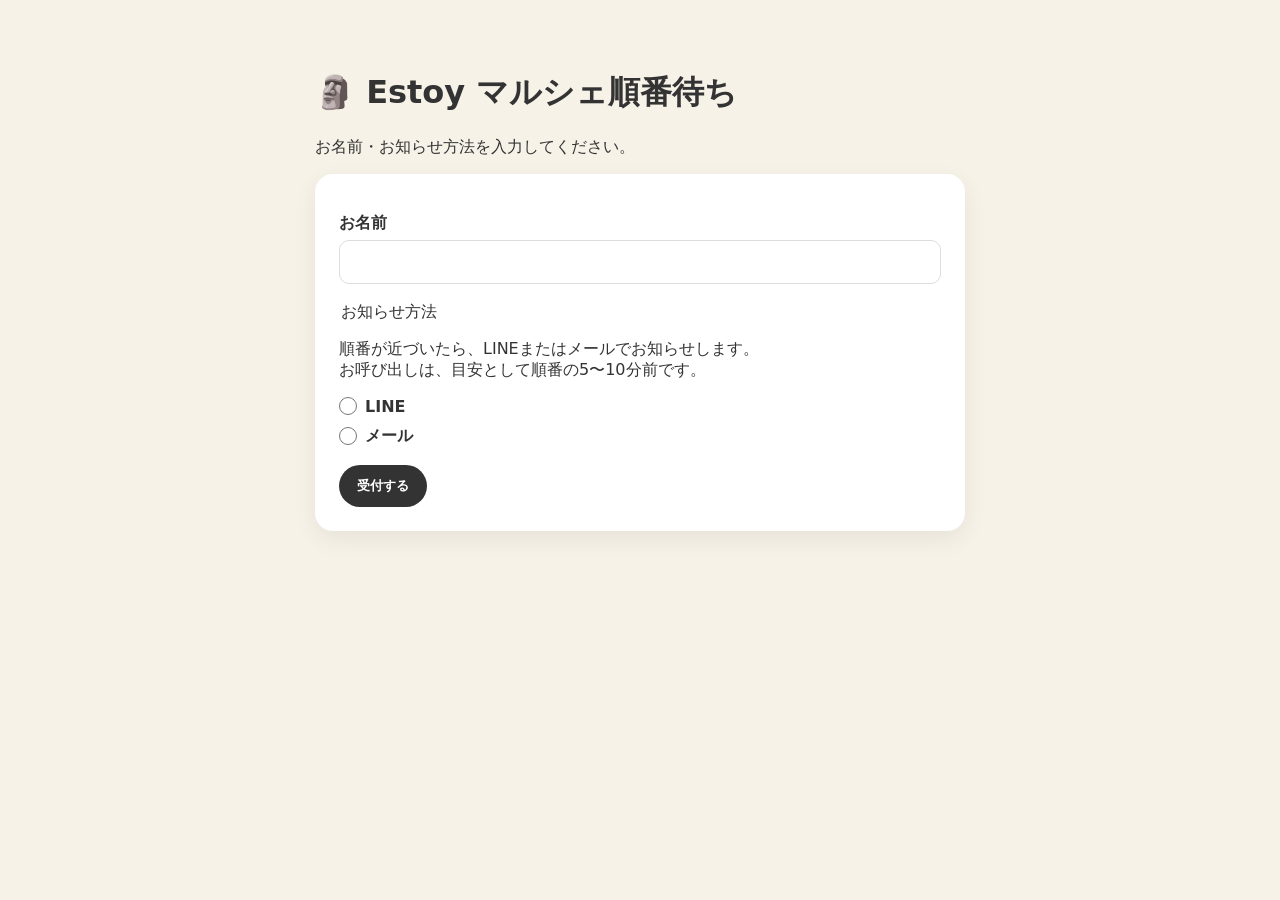
<file: templates/index.html>
<!doctype html><meta charset=utf-8><meta name=viewport content="width=device-width,initial-scale=1"><link rel=stylesheet href=/static/style.css><title>Estoy マルシェ順番待ち</title><main><h1>🗿 Estoy マルシェ順番待ち</h1><p>お名前・お知らせ方法を入力してください。</p><form method=post action=/register><label>お名前<input name=name required></label><fieldset><legend>お知らせ方法</legend><p class=notice-text>順番が近づいたら、LINEまたはメールでお知らせします。<br>お呼び出しは、目安として順番の5〜10分前です。</p><div class=contact-options><label><input type=radio name=contact_method value=line required> <span>LINE</span></label><label><input type=radio name=contact_method value=email> <span>メール</span></label></div></fieldset><div id=e style="display:none"><label>メールアドレス<input type=email name=email></label></div><button>受付する</button></form></main><script>document.querySelectorAll('[name=contact_method]').forEach(x=>x.onchange=()=>e.style.display=document.querySelector('[name=contact_method]:checked').value==='email'?'block':'none')</script>
</file>
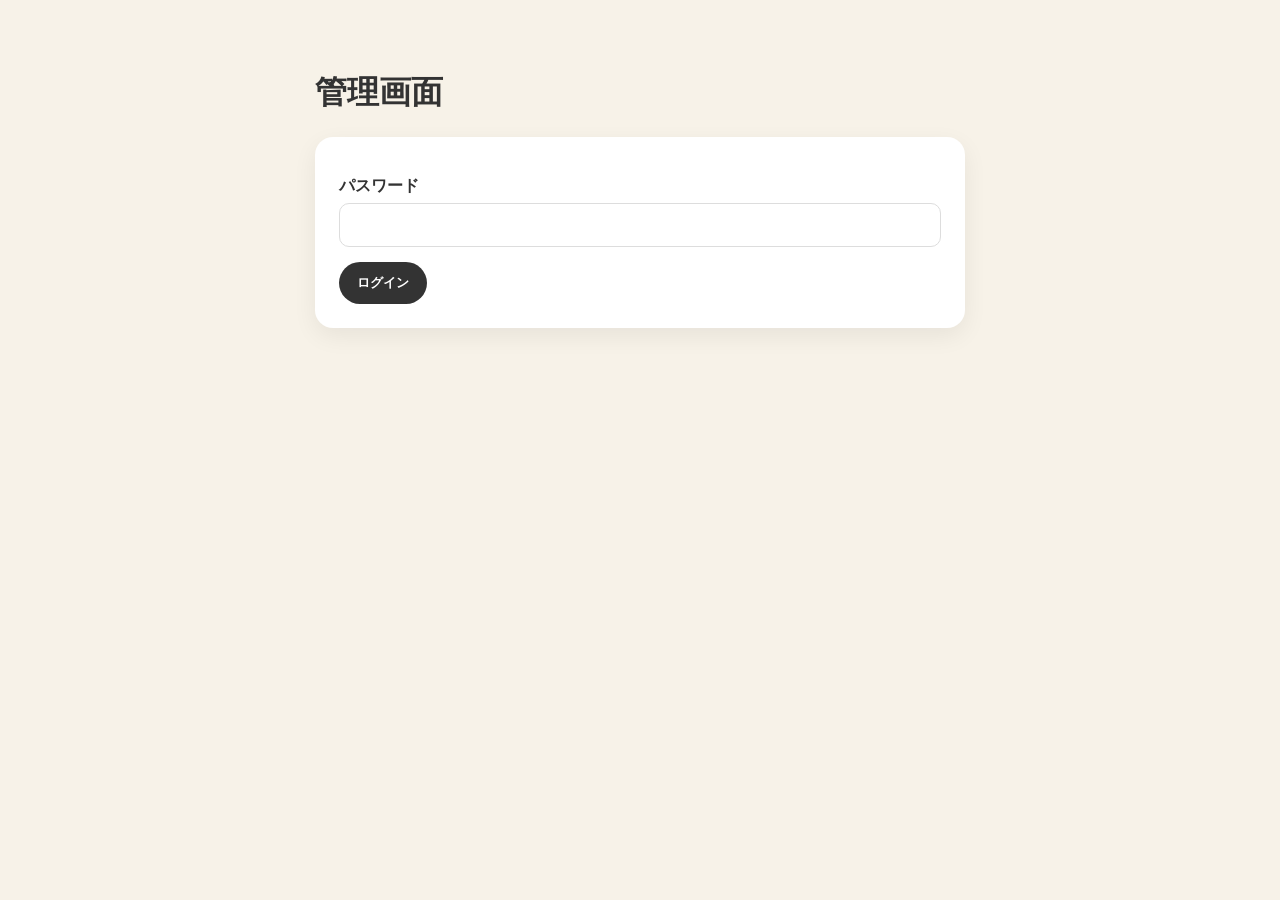
<file: templates/login.html>
<!doctype html><meta charset=utf-8><link rel=stylesheet href=/static/style.css><main><h1>管理画面</h1><form method=post><label>パスワード<input type=password name=password required></label><button>ログイン</button></form></main>
</file>
